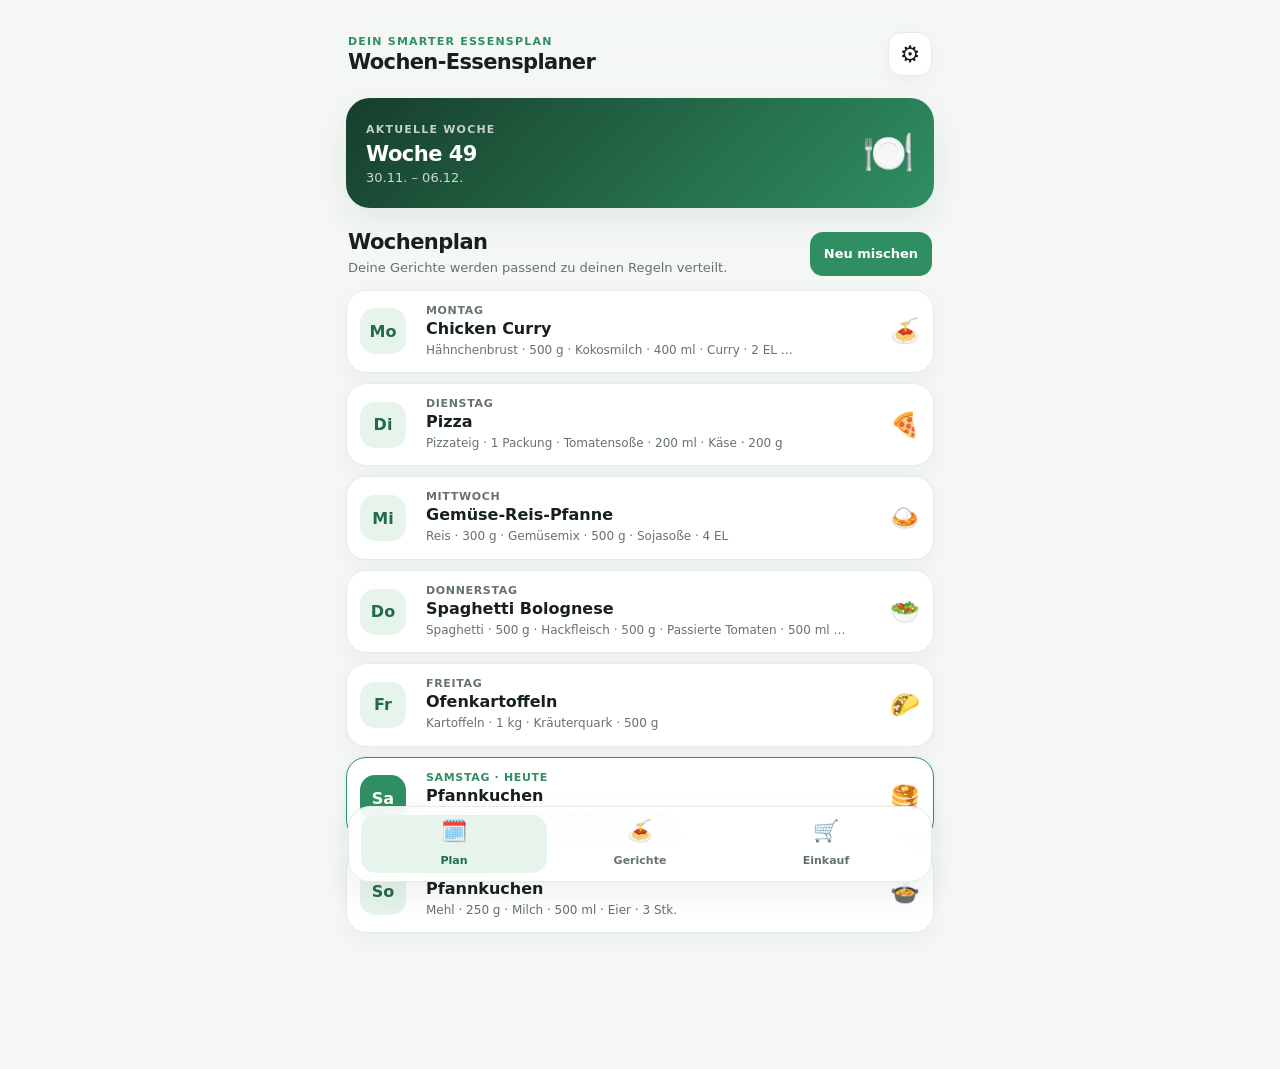
<file: index.html>
<!doctype html>
<html lang="de">
<head>
  <meta charset="utf-8">
  <meta name="viewport" content="width=device-width, initial-scale=1, viewport-fit=cover">
  <meta name="theme-color" content="#f4f7f5" media="(prefers-color-scheme: light)">
  <meta name="theme-color" content="#0e1411" media="(prefers-color-scheme: dark)">
  <meta name="color-scheme" content="light dark">
  <meta name="description" content="Plane dein Essen für die ganze Woche und bekomme die Einkaufsliste automatisch.">
  <script>
    try {
      var t = JSON.parse(localStorage.getItem('wochen-essensplaner:theme:v1'));
      if (t === 'light' || t === 'dark') document.documentElement.setAttribute('data-theme', t);
    } catch (e) {}
  </script>
  <title>Wochen-Essensplaner</title>

  <!-- App-Installation (Android/Chrome) -->
  <link rel="manifest" href="manifest.webmanifest">
  <link rel="icon" href="icons/icon.svg" type="image/svg+xml">

  <!-- App-Installation (iOS / Zum Home-Bildschirm) -->
  <meta name="apple-mobile-web-app-capable" content="yes">
  <meta name="mobile-web-app-capable" content="yes">
  <meta name="apple-mobile-web-app-status-bar-style" content="default">
  <meta name="apple-mobile-web-app-title" content="Essensplan">
  <meta name="format-detection" content="telephone=no">
  <link rel="apple-touch-icon" href="icons/apple-touch-icon.png">

  <link rel="stylesheet" href="style.css">
</head>
<body>
  <div class="app-shell">
    <header class="topbar">
      <div>
        <p class="eyebrow">Dein smarter Essensplan</p>
        <h1>Wochen-Essensplaner</h1>
      </div>
      <button class="icon-btn" id="settingsBtn" aria-label="Einstellungen">⚙️</button>
    </header>

    <aside class="install-hint" id="installHint" hidden>
      <span class="hint-icon" aria-hidden="true">📲</span>
      <p>Als App nutzen: In Safari auf <strong>Teilen</strong> tippen und <strong>„Zum Home-Bildschirm“</strong> wählen.</p>
      <button class="icon-btn" id="closeHint" aria-label="Hinweis schließen">×</button>
    </aside>

    <main>
      <section class="tab-panel active" id="panel-plan" data-panel="plan">
        <div class="week-hero">
          <div>
            <span class="hero-label">AKTUELLE WOCHE</span>
            <h2 id="weekTitle">Deine Woche</h2>
            <p id="weekRange">Montag – Sonntag</p>
          </div>
          <span class="hero-icon">🍽️</span>
        </div>

        <div class="section-heading">
          <div>
            <h2>Wochenplan</h2>
            <p>Deine Gerichte werden passend zu deinen Regeln verteilt.</p>
          </div>
          <button class="primary-btn compact" id="shufflePlan">Neu mischen</button>
        </div>

        <div id="planList" class="stack"></div>
      </section>

      <section class="tab-panel" id="panel-dishes" data-panel="dishes">
        <div class="section-heading page-heading">
          <div>
            <span class="hero-label">DEINE SAMMLUNG</span>
            <h2>Gerichte</h2>
            <p>Lege Gerichte, Zutaten und Regeln fest.</p>
          </div>
          <button class="primary-btn" id="addDishBtn">＋ Gericht</button>
        </div>
        <div id="dishList" class="stack"></div>
      </section>

      <section class="tab-panel" id="panel-shopping" data-panel="shopping">
        <div class="shopping-summary">
          <div>
            <span class="hero-label">DIESE WOCHE</span>
            <h2>Einkaufsliste</h2>
            <p id="shoppingProgress">0 von 0 erledigt</p>
          </div>
          <div class="progress-ring" id="progressRing" aria-hidden="true">0%</div>
        </div>

        <form class="add-shopping" id="shoppingForm" autocomplete="off">
          <input id="shoppingName" type="text" placeholder="Eigenen Artikel hinzufügen…" maxlength="80" enterkeyhint="done" autocapitalize="sentences" required>
          <input id="shoppingQty" class="qty-input" type="text" placeholder="Menge" maxlength="20" enterkeyhint="done">
          <button class="primary-btn" type="submit" aria-label="Artikel hinzufügen">＋</button>
        </form>

        <div class="section-heading small-heading">
          <div>
            <h2>Benötigte Zutaten</h2>
            <p>Automatisch aus deinem Wochenplan.</p>
          </div>
        </div>
        <div id="autoShoppingList" class="shopping-list"></div>

        <div class="section-heading small-heading manual-heading">
          <div>
            <h2>Meine Artikel</h2>
            <p>Eigene Sachen kannst du hier ergänzen.</p>
          </div>
        </div>
        <div id="manualShoppingList" class="shopping-list"></div>
      </section>
    </main>

    <nav class="bottom-nav" aria-label="Hauptnavigation">
      <button class="nav-item active" data-tab="plan"><span>🗓️</span><strong>Plan</strong></button>
      <button class="nav-item" data-tab="dishes"><span>🍝</span><strong>Gerichte</strong></button>
      <button class="nav-item" data-tab="shopping"><span>🛒</span><strong>Einkauf</strong></button>
    </nav>
  </div>

  <dialog id="dishDialog" class="dish-dialog">
    <form method="dialog" id="dishForm" class="dialog-card" autocomplete="off">
      <div class="dialog-header">
        <div>
          <span class="hero-label">GERICHT BEARBEITEN</span>
          <h2 id="dialogTitle">Neues Gericht</h2>
        </div>
        <button type="button" class="icon-btn" id="closeDialog" aria-label="Schließen">×</button>
      </div>

      <label class="field-label">Name
        <input id="dishName" type="text" maxlength="60" placeholder="z. B. Spaghetti Bolognese" autocapitalize="sentences" enterkeyhint="next" required>
      </label>

      <div class="field-block">
        <div class="field-label-row">
          <span class="field-label">Zutaten</span>
          <button type="button" class="text-btn" id="addIngredientBtn">＋ Zutat</button>
        </div>
        <div id="ingredientRows" class="ingredient-rows"></div>
      </div>

      <div class="field-block">
        <div class="field-label-row">
          <span class="field-label">Wann darf es vorkommen?</span>
          <button type="button" class="text-btn" id="allDaysBtn">Jeden Tag</button>
        </div>
        <div class="day-grid" id="dayGrid"></div>
        <p class="helper-text">Mehrere Tage sind möglich. Beispiel: Nur Samstag und Sonntag.</p>
      </div>

      <div class="dialog-actions">
        <button type="button" class="secondary-btn" id="cancelDish">Abbrechen</button>
        <button type="submit" class="primary-btn">Speichern</button>
      </div>
    </form>
  </dialog>

  <dialog id="settingsDialog" class="dish-dialog">
    <div class="dialog-card">
      <div class="dialog-header">
        <div>
          <span class="hero-label">EINSTELLUNGEN</span>
          <h2>Darstellung</h2>
        </div>
        <button type="button" class="icon-btn" id="closeSettings" aria-label="Schließen">×</button>
      </div>

      <fieldset class="settings-group" style="border:0;margin:0;padding:0;min-width:0">
        <legend class="field-label" style="padding:0">Farbmodus</legend>
        <div class="theme-options" id="themeOptions">
          <label class="theme-option"><input type="radio" name="theme" value="light"><span><b>☀️</b>Hell</span></label>
          <label class="theme-option"><input type="radio" name="theme" value="dark"><span><b>🌙</b>Dunkel</span></label>
          <label class="theme-option"><input type="radio" name="theme" value="auto"><span><b>📱</b>Automatisch</span></label>
        </div>
        <p class="helper-text">„Automatisch“ folgt der Einstellung deines Handys. Deine Wahl wird gespeichert.</p>
      </fieldset>
    </div>
  </dialog>

  <script src="script.js"></script>
</body>
</html>
</file>
<file: style.css>
:root {
  color-scheme: light dark;
  --bg: #f4f7f5;
  --bg-blur: rgba(244, 247, 245, .88);
  --card: #ffffff;
  --text: #17211b;
  --text-soft: #59675f;
  --muted: #667369;
  --line: #e5ebe7;
  --accent: #2f8f63;
  --accent-hover: #226b49;
  --accent-dark: #226b49;
  --accent-soft: #e6f4ec;
  --accent-line: #a9d6bb;
  --danger: #c94b4b;
  --danger-soft: #f8eeee;
  --surface-2: #edf1ee;
  --surface-3: #fafcfb;
  --done: #8c978f;
  --dash: #cfd9d3;
  --nav-bg: rgba(255, 255, 255, .88);
  --shadow: 0 12px 32px rgba(24, 48, 35, .08);
  --card-shadow: 0 6px 22px rgba(30, 55, 40, .045);
  --radius: 20px;
  --safe-top: env(safe-area-inset-top, 0px);
  --safe-bottom: env(safe-area-inset-bottom, 0px);
}

:root[data-theme="light"] { color-scheme: light; }
:root[data-theme="dark"] {
  color-scheme: dark;
    --bg: #0e1411;
    --bg-blur: rgba(14, 20, 17, .88);
    --card: #17201b;
    --text: #e9f0eb;
    --text-soft: #a7b5ac;
    --muted: #93a39a;
    --line: #26332b;
    --accent: #34996b;
    --accent-hover: #3aa877;
    --accent-dark: #7fd3a8;
    --accent-soft: #1b3226;
    --accent-line: #2f6b4d;
    --danger: #ef7d7d;
    --danger-soft: #3a2224;
    --surface-2: #222d26;
    --surface-3: #1c2620;
    --done: #6f7d74;
    --dash: #36453b;
    --nav-bg: rgba(23, 32, 27, .88);
    --shadow: 0 12px 32px rgba(0, 0, 0, .35);
    --card-shadow: 0 6px 22px rgba(0, 0, 0, .25);
}

@media (prefers-color-scheme: dark) {
  :root:not([data-theme="light"]):not([data-theme="dark"]) {
    --bg: #0e1411;
    --bg-blur: rgba(14, 20, 17, .88);
    --card: #17201b;
    --text: #e9f0eb;
    --text-soft: #a7b5ac;
    --muted: #93a39a;
    --line: #26332b;
    --accent: #34996b;
    --accent-hover: #3aa877;
    --accent-dark: #7fd3a8;
    --accent-soft: #1b3226;
    --accent-line: #2f6b4d;
    --danger: #ef7d7d;
    --danger-soft: #3a2224;
    --surface-2: #222d26;
    --surface-3: #1c2620;
    --done: #6f7d74;
    --dash: #36453b;
    --nav-bg: rgba(23, 32, 27, .88);
    --shadow: 0 12px 32px rgba(0, 0, 0, .35);
    --card-shadow: 0 6px 22px rgba(0, 0, 0, .25);
  }
}

* { box-sizing: border-box; }
[hidden] { display: none !important; }

html {
  -webkit-text-size-adjust: 100%;
  text-size-adjust: 100%;
}

body {
  margin: 0;
  min-height: 100vh;
  min-height: 100dvh;
  background: var(--bg);
  color: var(--text);
  font-family: Inter, ui-sans-serif, system-ui, -apple-system, BlinkMacSystemFont, "Segoe UI", sans-serif;
  -webkit-font-smoothing: antialiased;
  -webkit-tap-highlight-color: transparent;
  overscroll-behavior-y: none;
}

/* Hintergrund nicht scrollen, solange das Bottom Sheet offen ist */
body:has(dialog[open]) { overflow: hidden; }

button, input { font: inherit; }
button {
  cursor: pointer;
  touch-action: manipulation;
  -webkit-user-select: none;
  user-select: none;
}

:focus-visible {
  outline: 3px solid var(--accent);
  outline-offset: 2px;
}

.app-shell {
  width: 100%;
  max-width: 620px;
  min-height: 100vh;
  min-height: 100dvh;
  margin: 0 auto;
  padding-left: env(safe-area-inset-left, 0px);
  padding-right: env(safe-area-inset-right, 0px);
  padding-bottom: calc(96px + var(--safe-bottom));
}

.topbar {
  position: sticky;
  top: 0;
  z-index: 15;
  display: flex;
  align-items: center;
  justify-content: space-between;
  gap: 12px;
  padding: calc(14px + var(--safe-top)) 18px 12px;
  background: var(--bg-blur);
  -webkit-backdrop-filter: blur(16px);
  backdrop-filter: blur(16px);
}

.eyebrow, .hero-label {
  margin: 0;
  color: var(--accent);
  font-size: 11px;
  font-weight: 800;
  letter-spacing: .11em;
  text-transform: uppercase;
}

h1, h2, p { margin-top: 0; }
h1 { margin-bottom: 0; font-size: 21px; letter-spacing: -.03em; }
h2 { margin-bottom: 5px; font-size: 21px; letter-spacing: -.025em; }
p { color: var(--muted); line-height: 1.45; }

.icon-btn {
  flex: 0 0 auto;
  width: 44px;
  height: 44px;
  border: 1px solid var(--line);
  border-radius: 14px;
  background: var(--card);
  color: var(--text);
  font-size: 23px;
  box-shadow: 0 5px 18px rgba(0, 0, 0, .04);
}
.icon-btn:active, .primary-btn:active, .secondary-btn:active, .nav-item:active, .small-icon:active { transform: scale(.96); }

/* Hinweis: App auf dem iPhone installieren */
.install-hint {
  display: grid;
  grid-template-columns: auto 1fr auto;
  align-items: center;
  gap: 12px;
  margin: 4px 16px 6px;
  padding: 12px 12px 12px 14px;
  border: 1px solid var(--accent-line);
  border-radius: 18px;
  background: var(--accent-soft);
}
.install-hint p { margin: 0; color: var(--text); font-size: 13px; }
.hint-icon { font-size: 24px; }

.tab-panel { display: none; padding: 6px 16px 22px; animation: fadeIn .18s ease; }
.tab-panel.active { display: block; }
@keyframes fadeIn { from { opacity: .2; transform: translateY(4px); } to { opacity: 1; transform: translateY(0); } }

.week-hero, .shopping-summary {
  display: flex;
  align-items: center;
  justify-content: space-between;
  gap: 14px;
  margin: 4px 0 22px;
  padding: 20px;
  border-radius: 24px;
  background: linear-gradient(135deg, #173e2b, #2f8f63);
  color: white;
  box-shadow: var(--shadow);
}
.week-hero h2, .shopping-summary h2 { margin: 5px 0 3px; color: white; }
.week-hero p, .shopping-summary p { margin: 0; color: rgba(255, 255, 255, .78); font-size: 13px; }
.week-hero .hero-label, .shopping-summary .hero-label { color: rgba(255, 255, 255, .74); }
.hero-icon { font-size: 42px; }

.section-heading {
  display: flex;
  align-items: center;
  justify-content: space-between;
  gap: 12px;
  margin: 0 2px 12px;
}
.section-heading p { margin: 0; font-size: 13px; }
.page-heading { align-items: flex-end; margin-bottom: 18px; }
.small-heading { margin-top: 20px; }
.manual-heading { margin-top: 28px; }

.primary-btn, .secondary-btn, .text-btn {
  border: 0;
  border-radius: 13px;
  min-height: 46px;
  padding: 0 16px;
  font-weight: 800;
  transition: transform .12s ease, background .12s ease;
}
.primary-btn { background: var(--accent); color: white; }
.primary-btn.compact { min-height: 44px; padding: 0 14px; font-size: 13px; white-space: nowrap; }
.secondary-btn { background: var(--surface-2); color: var(--text); }
.text-btn { min-height: 44px; padding: 0 4px; background: transparent; color: var(--accent); font-size: 13px; }

@media (hover: hover) {
  .primary-btn:hover { background: var(--accent-hover); }
}

.stack { display: grid; gap: 10px; }
.day-card, .dish-card, .shopping-item {
  background: var(--card);
  border: 1px solid var(--line);
  border-radius: var(--radius);
  box-shadow: var(--card-shadow);
}
.day-card {
  display: grid;
  grid-template-columns: 54px 1fr auto;
  align-items: center;
  gap: 12px;
  padding: 13px;
}
.day-card.today { border-color: var(--accent); box-shadow: 0 0 0 2px var(--accent-soft), var(--card-shadow); }
.day-card.today .day-number { background: var(--accent); color: #fff; }
.day-name { font-size: 11px; font-weight: 800; color: var(--muted); text-transform: uppercase; letter-spacing: .06em; }
.day-card.today .day-name { color: var(--accent); }
.day-number {
  width: 46px; height: 46px; display: grid; place-items: center;
  border-radius: 15px; background: var(--accent-soft); color: var(--accent-dark); font-weight: 900;
}
.day-card h3 { margin: 2px 0 4px; font-size: 16px; }
.day-card p { margin: 0; font-size: 12px; overflow-wrap: anywhere; }
.dish-emoji { font-size: 24px; }
.empty-dish { color: var(--muted); font-style: italic; font-weight: 500; }

.dish-card { padding: 16px; }
.dish-card-top { display: flex; justify-content: space-between; gap: 12px; align-items: flex-start; }
.dish-card h3 { margin: 0 0 5px; font-size: 16px; overflow-wrap: anywhere; }
.dish-card p { margin: 0; font-size: 12px; }
.dish-actions { display: flex; gap: 8px; flex: 0 0 auto; }
.small-icon {
  width: 44px; height: 44px;
  border: 1px solid var(--line); border-radius: 13px;
  background: var(--surface-3); color: var(--text);
  font-size: 17px;
}
.small-icon.delete { color: var(--danger); }
.tags { display: flex; flex-wrap: wrap; gap: 6px; margin-top: 13px; }
.tag { padding: 6px 10px; border-radius: 9px; background: var(--accent-soft); color: var(--accent-dark); font-size: 12px; font-weight: 800; }
.ingredient-preview { margin-top: 12px !important; color: var(--text-soft); }
.empty-state { padding: 28px 18px; border: 1px dashed var(--dash); border-radius: var(--radius); text-align: center; }
.empty-state .empty-icon { font-size: 34px; margin-bottom: 8px; }
.empty-state p { margin-bottom: 14px; font-size: 13px; }

/* Einkauf */
.shopping-summary { margin-bottom: 15px; }
.progress-ring {
  --p: 0;
  flex: 0 0 64px;
  width: 64px; height: 64px;
  display: grid; place-items: center;
  border-radius: 50%;
  background:
    radial-gradient(closest-side, #1f5a3f 78%, transparent 80% 100%),
    conic-gradient(#fff calc(var(--p) * 1%), rgba(255, 255, 255, .25) 0);
  font-size: 13px; font-weight: 900;
}

.add-shopping { display: grid; grid-template-columns: 1fr 84px 50px; gap: 7px; }
input {
  width: 100%; min-height: 48px; border: 1px solid var(--line); border-radius: 13px;
  background: var(--card); color: var(--text); padding: 0 13px; outline: none;
  font-size: 16px; /* verhindert automatisches Zoomen in iOS Safari */
}
input::placeholder { color: var(--muted); opacity: .8; }
input:focus { border-color: var(--accent); box-shadow: 0 0 0 3px rgba(47, 143, 99, .2); }
.qty-input { padding: 0 9px; }
.add-shopping .primary-btn { padding: 0; font-size: 22px; }

.shopping-list { display: grid; gap: 8px; }
.shopping-item { display: flex; align-items: center; gap: 4px; padding: 0 6px 0 0; }
.shopping-main {
  flex: 1; min-width: 0; min-height: 56px;
  display: flex; align-items: center; gap: 13px;
  padding: 8px 4px 8px 14px;
  cursor: pointer;
}
.shopping-check { width: 26px; height: 26px; min-height: 0; padding: 0; accent-color: var(--accent); flex: 0 0 auto; }
.shopping-content { flex: 1; min-width: 0; }
.shopping-name { display: block; font-size: 15px; font-weight: 700; overflow-wrap: anywhere; }
.shopping-qty { display: block; margin-top: 2px; color: var(--muted); font-size: 12px; }
.shopping-item.checked .shopping-name { text-decoration: line-through; color: var(--done); }
.shopping-item.checked { opacity: .78; }
.delete-shopping {
  flex: 0 0 auto; width: 44px; height: 44px;
  border: 0; border-radius: 12px; background: transparent;
  color: var(--muted); font-size: 22px;
}

/* Einstellungen */
.settings-group { margin-top: 4px; }
.theme-options { display: grid; grid-template-columns: repeat(3, 1fr); gap: 8px; margin-top: 10px; }
.theme-option { position: relative; }
.theme-option input { position: absolute; inset: 0; opacity: 0; pointer-events: none; }
.theme-option span {
  display: grid; place-items: center; gap: 4px; min-height: 72px;
  border: 1px solid var(--line); border-radius: 14px;
  background: var(--surface-3); color: var(--muted);
  font-size: 13px; font-weight: 800;
}
.theme-option span b { font-size: 24px; line-height: 1; font-weight: 400; }
.theme-option input:checked + span { background: var(--accent-soft); border-color: var(--accent); color: var(--accent-dark); }
.theme-option input:focus-visible + span { outline: 3px solid var(--accent); outline-offset: 2px; }

/* Navigation unten */
.bottom-nav {
  position: fixed;
  z-index: 20;
  left: 50%; bottom: 0;
  transform: translateX(-50%);
  width: min(100%, 620px);
  display: grid; grid-template-columns: repeat(3, 1fr);
  padding: 8px 12px calc(8px + var(--safe-bottom));
  border-top: 1px solid var(--line);
  background: var(--nav-bg);
  -webkit-backdrop-filter: blur(16px);
  backdrop-filter: blur(16px);
}
.nav-item {
  border: 0; background: transparent; color: var(--muted);
  min-height: 58px; border-radius: 15px;
  display: grid; place-items: center; gap: 2px;
}
.nav-item span { font-size: 21px; line-height: 1; }
.nav-item strong { font-size: 11px; }
.nav-item.active { background: var(--accent-soft); color: var(--accent-dark); }

/* Gericht bearbeiten: auf dem Handy als Bottom Sheet */
.dish-dialog {
  width: 100%;
  max-width: 580px;
  max-height: calc(100dvh - 10px - var(--safe-top));
  margin: auto auto 0;
  padding: 0;
  border: 0;
  background: transparent;
  color: var(--text);
  overflow: hidden;
}
.dish-dialog[open] { animation: sheetUp .24s cubic-bezier(.2, .8, .2, 1); }
.dish-dialog::backdrop { background: rgba(8, 15, 11, .55); -webkit-backdrop-filter: blur(4px); backdrop-filter: blur(4px); }
@keyframes sheetUp { from { transform: translateY(40px); opacity: 0; } to { transform: translateY(0); opacity: 1; } }

.dialog-card {
  max-height: calc(100dvh - 10px - var(--safe-top));
  overflow-y: auto;
  overscroll-behavior: contain;
  -webkit-overflow-scrolling: touch;
  padding: 20px 18px calc(22px + var(--safe-bottom));
  border-radius: 26px 26px 0 0;
  background: var(--card);
}
.dialog-header { display: flex; justify-content: space-between; align-items: flex-start; margin-bottom: 18px; }
.dialog-header h2 { margin-top: 5px; }
.field-label, .field-block > .field-label { display: block; font-size: 13px; font-weight: 800; }
.field-label > input { display: block; margin-top: 7px; }
.field-block { margin-top: 20px; }
.field-label-row { display: flex; justify-content: space-between; align-items: center; margin-bottom: 4px; }

.ingredient-rows { display: grid; gap: 8px; }
.ingredient-row {
  display: grid;
  grid-template-columns: 1fr 1fr 44px;
  gap: 6px;
  padding: 8px;
  border: 1px solid var(--line);
  border-radius: 15px;
  background: var(--surface-3);
}
.ingredient-row [data-ing-name] { grid-column: 1 / -1; }
.ingredient-row input { min-width: 0; min-height: 44px; padding: 0 11px; }
.remove-ingredient {
  width: 44px; height: 44px;
  border: 0; border-radius: 12px;
  background: var(--danger-soft); color: var(--danger);
  font-size: 20px;
}

.day-grid { display: grid; grid-template-columns: repeat(4, 1fr); gap: 8px; }
.day-option { position: relative; }
.day-option input { position: absolute; inset: 0; opacity: 0; pointer-events: none; }
.day-option span {
  display: grid; place-items: center; min-height: 46px;
  border: 1px solid var(--line); border-radius: 12px;
  color: var(--muted); font-size: 13px; font-weight: 800;
}
.day-option input:checked + span { background: var(--accent-soft); border-color: var(--accent-line); color: var(--accent-dark); }
.day-option input:focus-visible + span { outline: 3px solid var(--accent); outline-offset: 2px; }
.helper-text { margin: 8px 0 0; font-size: 12px; }
.dialog-actions { display: grid; grid-template-columns: 1fr 1fr; gap: 8px; margin-top: 22px; }

@media (min-width: 700px) {
  body { padding: 18px 0; }
  .app-shell { min-height: calc(100dvh - 36px); border-radius: 28px; background: var(--bg); }
  .topbar { border-radius: 28px 28px 0 0; }
  .bottom-nav { bottom: 18px; border: 1px solid var(--line); border-radius: 22px; width: min(calc(100% - 36px), 584px); box-shadow: var(--shadow); }
  .dish-dialog { margin: auto; max-height: min(88dvh, 800px); border-radius: 26px; }
  .dialog-card { max-height: min(88dvh, 800px); border-radius: 26px; }
}

@media (max-width: 360px) {
  .day-card { grid-template-columns: 46px 1fr auto; gap: 9px; }
  .day-number { width: 40px; height: 40px; }
}

@media (prefers-reduced-motion: reduce) {
  *, *::before, *::after { animation: none !important; transition: none !important; }
}
</file>
